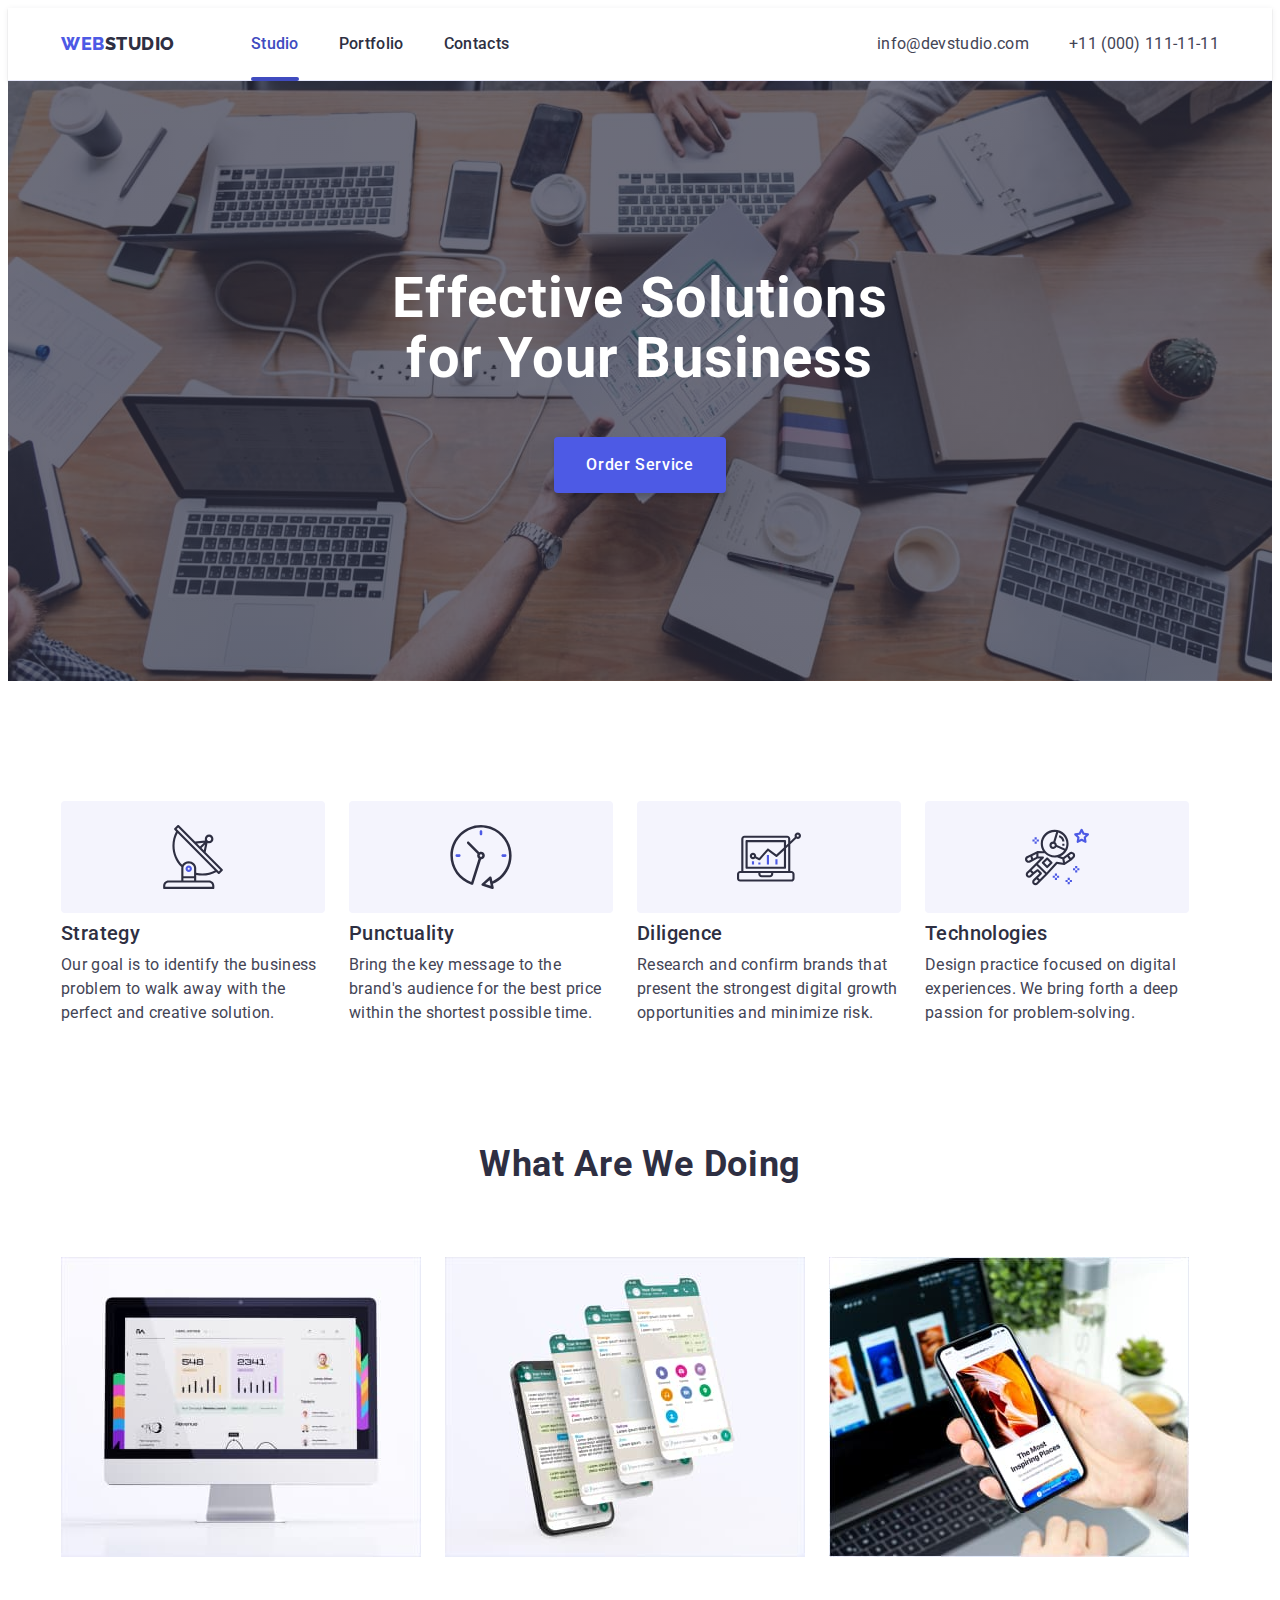
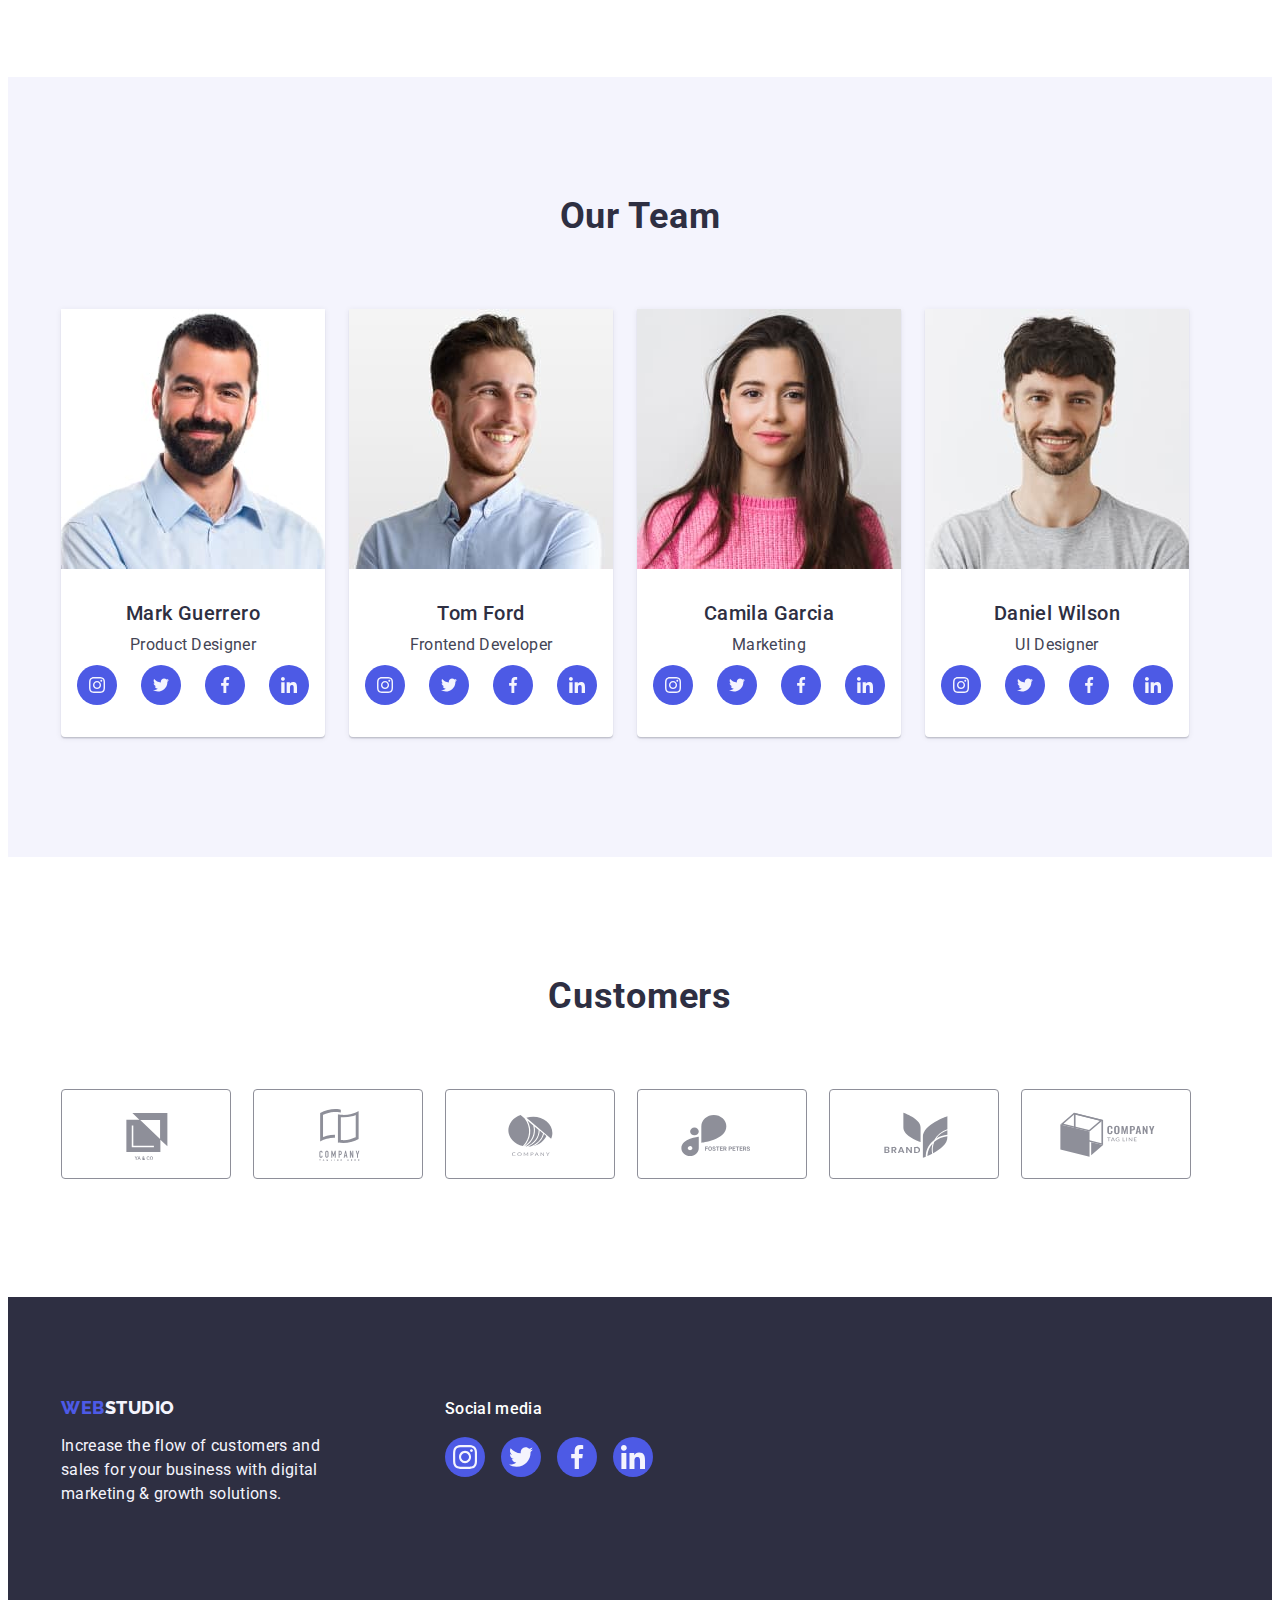
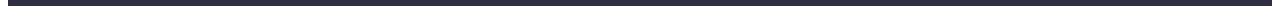
<file: index.html>
<!DOCTYPE html>
<html lang="en">
<head>
    <meta charset="UTF-8">
    <meta http-equiv="X-UA-Compatible" content="IE=edge">
    <meta name="viewport" content="width=device-width, initial-scale=1.0">
    <link rel="stylesheet" href="https://cdnjs.cloudflare.com/ajax/libs/modern-normalize/2.0.0/modern-normalize.min.css" integrity="sha512-4xo8blKMVCiXpTaLzQSLSw3KFOVPWhm/TRtuPVc4WG6kUgjH6J03IBuG7JZPkcWMxJ5huwaBpOpnwYElP/m6wg==" crossorigin="anonymous" referrerpolicy="no-referrer" />
    <link rel="stylesheet" href="./css/styles.css"/>
    <link rel="preconnect" href="https://fonts.googleapis.com"> 
    <link rel="preconnect" href="https://fonts.gstatic.com" crossorigin> 
    <link href="https://fonts.googleapis.com/css2?family=Raleway:wght@800&family=Roboto:wght@400;500;700;900&display=swap" rel="stylesheet">
    <title>WebStudio</title>
</head>
<body>
    <!--Header-->
    <header class="head">
        <div class="head-container container">
        <nav class="head-navigation">
            <a href="./index.html" class="head-logo link">
                Web<span class="head-logo-span">Studio</span>
            </a>
            <ul class="head-menu list">
                <li class="head-menu-list">
                    <a href="./index.html" class="head-navigation-link link active">Studio</a>
                </li>
                <li class="head-menu-list">
                    <a href="./portfolio.html" class="head-navigation-link link">Portfolio</a>
                </li>
                <li class="head-menu-list">
                    <a href="" class="head-navigation-link link">Contacts</a>
                </li>
            </ul>
        </nav>
        <address class="head-address">
            <ul class="address-list list">
                <li>
                    <a href="mailto:info@devstudio.com" class="address-link link">info@devstudio.com</a>
                </li>
                <li>
                    <a href="tel:+110001111111" class="address-link link">+11 (000) 111-11-11</a>
                </li>
            </ul>
        </address>
        </div>
    </header>
    <!--Main-->
    <main>
        <!--Section1-->
        <section class="main-section">
            <div class="main-container container">
            <h1 class="main-section-heading">
                Effective Solutions<br />for Your Business
            </h1>
            <button type="button" class="main-section-btn" data-modal-open>
                Order Service
            </button>
            </div>
        </section>
        <!--Section2-->
        <section class="advantages-section">
            <div class="advantages-container container">
            <h2 class="visually-hidden">Our advantages</h2>
            <ul class="advantages-section-item list">
                <li class="advantages-list">
                    <div class="advantages-icon">
                            <svg class="advantages-svg" width="64" height="64">
                                <use href="./images/icons.svg#icon-antenna"></use>
                            </svg>
                    </div>
                    <h3 class="advantages-section-heading">Strategy</h3>
                    <p class="advantages-section-paragraph">Our goal is to identify the business
                        problem to walk away with the perfect and creative solution. 
                    </p>
                </li>
                <li class="advantages-list">
                    <div class="advantages-icon">
                            <svg class="advantages-svg" width="64" height="64">
                                <use href="./images/icons.svg#icon-clock"></use>
                            </svg>
                    </div>
                    <h3 class="advantages-section-heading">Punctuality</h3>
                    <p class="advantages-section-paragraph">Bring the key message to the brand's audience 
                        for the best price within the shortest possible time.
                    </p>
                </li>
                <li class="advantages-list">
                    <div class="advantages-icon">
                            <svg class="advantages-svg" width="64" height="64">
                                <use href="./images/icons.svg#icon-diagram"></use>
                            </svg>
                    </div>
                    <h3 class="advantages-section-heading">Diligence</h3>
                    <p class="advantages-section-paragraph">Research and confirm brands that present the strongest 
                        digital growth opportunities and minimize risk.
                    </p>
                </li>
                <li class="advantages-list">
                    <div class="advantages-icon">
                            <svg class="advantages-svg" width="64" height="64">
                                <use href="./images/icons.svg#icon-astronaut"></use>
                            </svg>
                    </div>
                    <h3 class="advantages-section-heading">Technologies</h3>
                    <p class="advantages-section-paragraph">Design practice focused on digital experiences. 
                        We bring forth a deep passion for problem-solving.
                    </p>
                </li>
            </ul>
            </div>
        </section>
        <!--Section3-->
        <section class="doing-section">
            <div class="doing-container container">
            <h2 class="doing-section-heading">What are we doing</h2>
            <ul class="doing-list list">
                <li class="doing-list-item">
                    <img src="./images/img1.jpg" 
                    width="360"
                    height="300"
                    alt="computer interface">
                </li>
                <li class="doing-list-item">
                    <img src="./images/img2.jpg" 
                    width="360"
                    height="300"
                    alt="mobile interface">
                </li>
                <li class="doing-list-item">
                    <img src="./images/img3.jpg" 
                    width="360"
                    height="300"
                    alt="phone in hand">
                </li>
            </ul>
            </div>
        </section>
        <!--Section4-->
        <section class="team-section">
            <div class="team-container container">
            <h2 class="team-section-heading">Our Team</h2>
            <ul class="team-list list">
                <li class="team-link">
                    <img src="./images/img4.jpg" 
                    width="264"
                    height="260"
                    alt="person1">
                    <div class="team-member">
                    <h3 class="team-member-heading">Mark Guerrero</h3>
                    <p class="team-member-paragraph">Product Designer</p>
                    <ul class="social-media list">
                        <li class="social-media-list">
                            <a href="" class="social-media-link link">
                                <svg class="social-media-svg" width="16" height="16">
                                    <use href="./images/icons.svg#icon-insta"></use>
                                </svg>
                            </a>
                        </li>
                        <li class="social-media-list">
                            <a href="" class="social-media-link link">
                                <svg class="social-media-svg" width="16" height="16">
                                    <use href="./images/icons.svg#icon-twitter"></use>
                                </svg>
                            </a>
                        </li>
                        <li class="social-media-list">
                            <a href="" class="social-media-link link">
                                <svg class="social-media-svg" width="16" height="16">
                                    <use href="./images/icons.svg#icon-facebook"></use>
                                </svg>
                            </a>
                        </li>
                        <li class="social-media-list">
                            <a href="" class="social-media-link link">
                                <svg class="social-media-svg" width="16" height="16">
                                    <use href="./images/icons.svg#icon-linkedin"></use>
                                </svg>
                            </a>
                        </li>
                    </ul>
                    </div>
                </li>
                <li class="team-link">
                    <img src="./images/img5.jpg" 
                    width="264"
                    height="260"
                    alt="person2">
                    <div class="team-member">
                    <h3 class="team-member-heading">Tom Ford</h3>
                    <p class="team-member-paragraph">Frontend Developer</p>
                    <ul class="social-media list">
                        <li class="social-media-list">
                            <a href="" class="social-media-link link">
                                <svg class="social-media-svg" width="16" height="16">
                                    <use href="./images/icons.svg#icon-insta"></use>
                                </svg>
                            </a>
                        </li>
                        <li class="social-media-list">
                            <a href="" class="social-media-link link">
                                <svg class="social-media-svg" width="16" height="16">
                                    <use href="./images/icons.svg#icon-twitter"></use>
                                </svg>
                            </a>
                        </li>
                        <li class="social-media-list">
                            <a href="" class="social-media-link link">
                                <svg class="social-media-svg" width="16" height="16">
                                    <use href="./images/icons.svg#icon-facebook"></use>
                                </svg>
                            </a>
                        </li>
                        <li class="social-media-list">
                            <a href="" class="social-media-link link">
                                <svg class="social-media-svg" width="16" height="16">
                                    <use href="./images/icons.svg#icon-linkedin"></use>
                                </svg>
                            </a>
                        </li>
                    </ul>
                    </div>
                </li>
                <li class="team-link">
                    <img src="./images/img6.jpg" 
                    width="264"
                    height="260"
                    alt="person3">
                    <div class="team-member">
                    <h3 class="team-member-heading">Camila Garcia</h3>
                    <p class="team-member-paragraph">Marketing</p>
                    <ul class="social-media list">
                        <li class="social-media-list">
                            <a href="" class="social-media-link link">
                                <svg class="social-media-svg" width="16" height="16">
                                    <use href="./images/icons.svg#icon-insta"></use>
                                </svg>
                            </a>
                        </li>
                        <li class="social-media-list">
                            <a href="" class="social-media-link link">
                                <svg class="social-media-svg" width="16" height="16">
                                    <use href="./images/icons.svg#icon-twitter"></use>
                                </svg>
                            </a>
                        </li>
                        <li class="social-media-list">
                            <a href="" class="social-media-link link">
                                <svg class="social-media-svg" width="16" height="16">
                                    <use href="./images/icons.svg#icon-facebook"></use>
                                </svg>
                            </a>
                        </li>
                        <li class="social-media-list">
                            <a href="" class="social-media-link link">
                                <svg class="social-media-svg" width="16" height="16">
                                    <use href="./images/icons.svg#icon-linkedin"></use>
                                </svg>
                            </a>
                        </li>
                    </ul>
                    </div>  
                </li>
                <li class="team-link">
                    <img src="./images/img7.jpg" 
                    width="264"
                    height="260"
                    alt="person4">
                    <div class="team-member">
                    <h3 class="team-member-heading">Daniel Wilson</h3>
                    <p class="team-member-paragraph">UI Designer</p>
                    <ul class="social-media list">
                        <li class="social-media-list">
                            <a href="" class="social-media-link link">
                                <svg class="social-media-svg" width="16" height="16">
                                    <use href="./images/icons.svg#icon-insta"></use>
                                </svg>
                            </a>
                        </li>
                        <li class="social-media-list">
                            <a href="" class="social-media-link link">
                                <svg class="social-media-svg" width="16" height="16">
                                    <use href="./images/icons.svg#icon-twitter"></use>
                                </svg>
                            </a>
                        </li>
                        <li class="social-media-list">
                            <a href="" class="social-media-link link">
                                <svg class="social-media-svg" width="16" height="16">
                                    <use href="./images/icons.svg#icon-facebook"></use>
                                </svg>
                            </a>
                        </li>
                        <li class="social-media-list">
                            <a href="" class="social-media-link link">
                                <svg class="social-media-svg" width="16" height="16">
                                    <use href="./images/icons.svg#icon-linkedin"></use>
                                </svg>
                            </a>
                        </li>
                    </ul>
                </div>
                </li>
            </ul>
            </div>
        </section>
        <!--Section5-->
        <section class="customers-section">
            <div class="customers-container container">
                <h2 class="customers-heading">Customers</h2>
                <ul class="customers-list list">
                    <li class="customers-item">
                        <a href="" class="customers-link link">
                            <svg class="customers-svg" width="104" height="56">
                                <use href="./images/icons.svg#icon-Logo1"></use>
                            </svg>
                        </a>
                    </li>
                    <li class="customers-item">
                        <a href="" class="customers-link link">
                            <svg class="customers-svg" width="104" height="56">
                                <use href="./images/icons.svg#icon-Logo2"></use>
                            </svg>
                        </a>
                    </li>
                    <li class="customers-item">
                        <a href="" class="customers-link link">
                            <svg class="customers-svg" width="104" height="56">
                                <use href="./images/icons.svg#icon-Logo3"></use>
                            </svg>
                        </a>
                    </li>
                    <li class="customers-item">
                        <a href="" class="customers-link link">
                            <svg class="customers-svg" width="104" height="56">
                                <use href="./images/icons.svg#icon-Logo4"></use>
                            </svg>
                        </a>
                    </li>
                    <li class="customers-item">
                        <a href="" class="customers-link link">
                            <svg class="customers-svg" width="104" height="56">
                                <use href="./images/icons.svg#icon-Logo5"></use>
                            </svg>
                        </a>
                    </li>
                    <li class="customers-item">
                        <a href="" class="customers-link link">
                            <svg class="customers-svg" width="104" height="56">
                                <use href="./images/icons.svg#icon-Logo6"></use>
                            </svg>
                        </a>
                    </li>
                </ul>
            </div>
        </section>
    </main>
        <!--Footer--> 
    <footer class="footer">
        <div class="footer-container container">
        <div class="footer-info">
            <a href="./index.html" class="footer-logo link">
                Web<span class="footer-logo-link">Studio</span>
            </a>
            <p class="footer-paragraph">
                Increase the flow of customers and sales for your business 
                with digital marketing & growth solutions.
            </p>
        </div>
        <div class="footer-social">
            <p class="footer-social-paragraph">Social media</p>
            <ul class="footer-social-media list">
                <li class="footer-social-list">
                    <a href="" class="footer-social-link link">
                        <svg class="footer-social-svg" width="24" height="24">
                            <use href="./images/icons.svg#icon-insta"></use>
                        </svg>
                    </a>
                </li>
                <li class="footer-social-list">
                    <a href="" class="footer-social-link link">
                        <svg class="footer-social-svg" width="24" height="24">
                            <use href="./images/icons.svg#icon-twitter"></use>
                        </svg>
                    </a>
                </li>
                <li class="footer-social-list">
                    <a href="" class="footer-social-link link">
                        <svg class="footer-social-svg" width="24" height="24">
                            <use href="./images/icons.svg#icon-facebook"></use>
                        </svg>
                    </a>
                </li>
                <li class="footer-social-list">
                    <a href="" class="footer-social-link link">
                        <svg class="footer-social-svg" width="24" height="24">
                            <use href="./images/icons.svg#icon-linkedin"></use>
                        </svg>
                    </a>
                </li>
            </ul>
        </div>
        </div>
    </footer>
    <!----------Modal------------>
    <div class="backdrop is-hidden" data-modal>
        <div class="modal">
            <button type="button" class="modal-btn" data-modal-close>
                <svg class="close-svg" width="8" height="8">
                    <use href="./images/icons.svg#icon-close"></use>
                </svg>
            </button>
        </div>
    </div>
    <script src="./js/modal.js"></script>
</body>
</html>
</file>
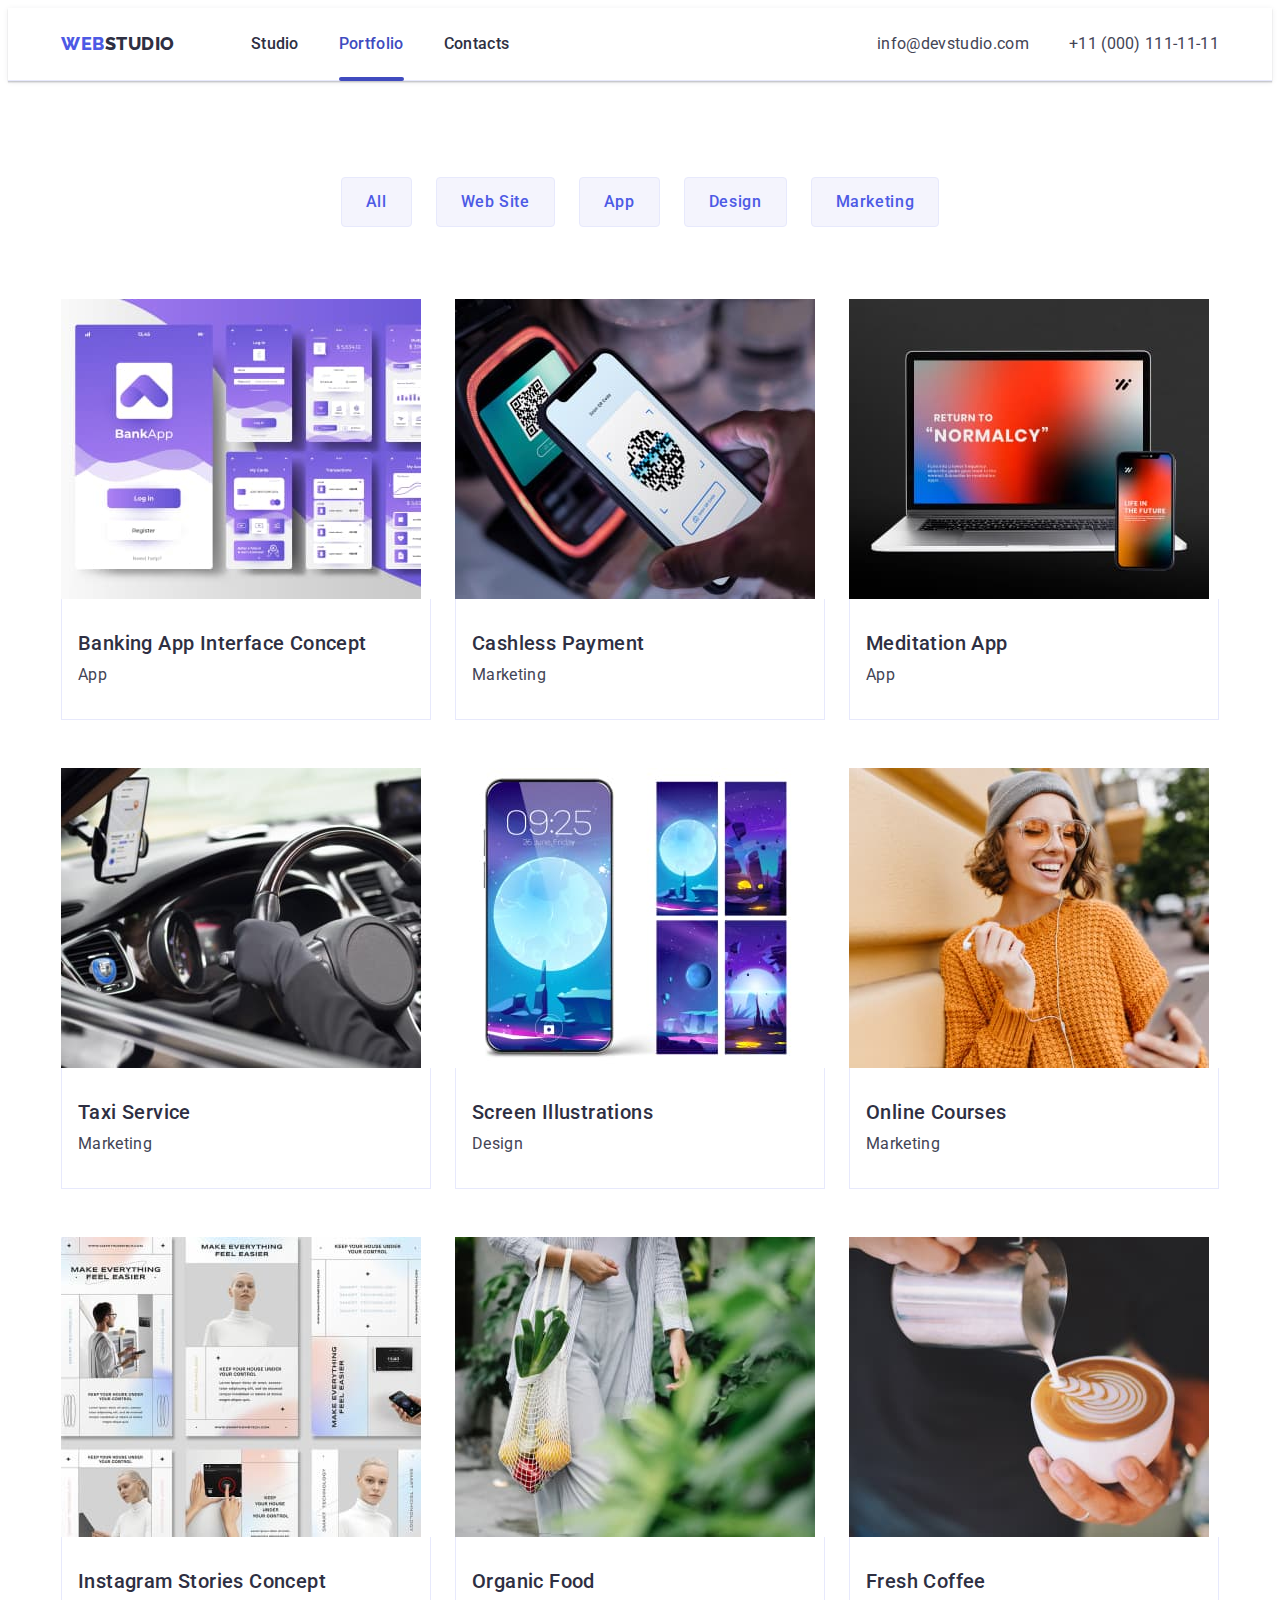
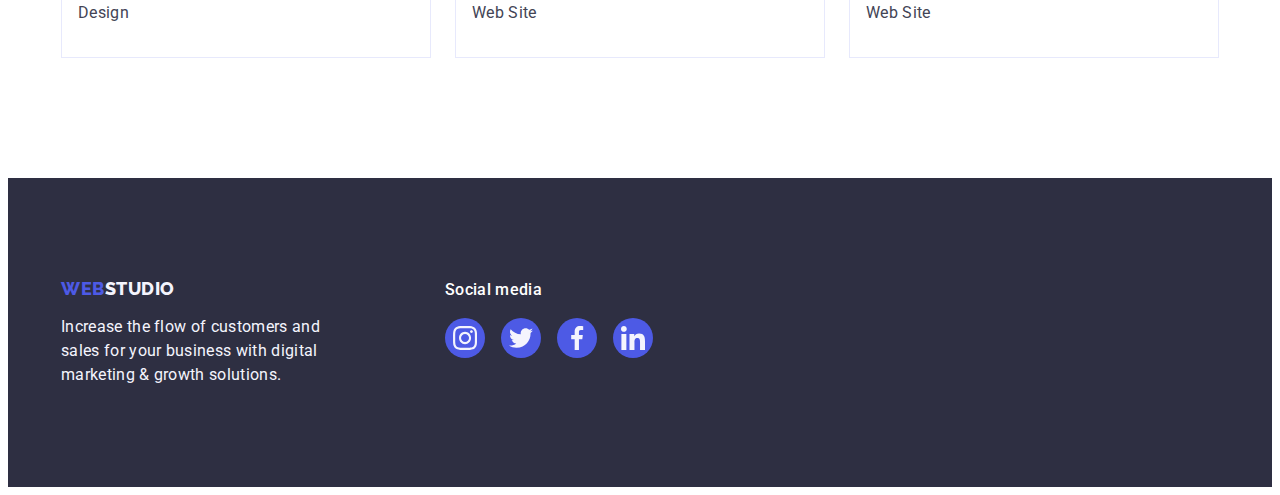
<file: portfolio.html>
<!DOCTYPE html>
<html lang="en">
<head>
    <meta charset="UTF-8">
    <meta http-equiv="X-UA-Compatible" content="IE=edge">
    <meta name="viewport" content="width=device-width, initial-scale=1.0">
    <link rel="stylesheet" href="https://cdnjs.cloudflare.com/ajax/libs/modern-normalize/2.0.0/modern-normalize.min.css" integrity="sha512-4xo8blKMVCiXpTaLzQSLSw3KFOVPWhm/TRtuPVc4WG6kUgjH6J03IBuG7JZPkcWMxJ5huwaBpOpnwYElP/m6wg==" crossorigin="anonymous" referrerpolicy="no-referrer" />
    <link rel="stylesheet" href="./css/styles.css"/>
    <link rel="preconnect" href="https://fonts.googleapis.com"> 
    <link rel="preconnect" href="https://fonts.gstatic.com" crossorigin> 
    <link href="https://fonts.googleapis.com/css2?family=Raleway:wght@800&family=Roboto:wght@400;500;700;900&display=swap" rel="stylesheet">
    <title>Portfolio</title>
</head>
<body>
    <!--Header-->
    <header class="head">
        <div class="head-container container">
        <nav class="head-navigation">
            <a href="./index.html" class="head-logo link">
                Web<span class="head-logo-span">Studio</span>
            </a>
            <ul class="head-menu list">
                <li class="head-menu-list">
                    <a href="./index.html" class="head-navigation-link link">Studio</a>
                </li>
                <li class="head-menu-list">
                    <a href="./portfolio.html" class="head-navigation-link link active">Portfolio</a>
                </li>
                <li class="head-menu-list">
                    <a href="" class="head-navigation-link link">Contacts</a>
                </li>
            </ul>
        </nav>
        <address class="head-address">
            <ul class="address-list list">
                <li>
                    <a href="mailto:info@devstudio.com" class="address-link link">info@devstudio.com</a>
                </li>
                <li>
                    <a href="tel:+110001111111" class="address-link link">+11 (000) 111-11-11</a>
                </li>
            </ul>
        </address>
        </div>
    </header>
    <!--Main-->
    <main>
        <!--Section1-->
        <section class="portfolio-navigation">
            <div class="portfolio-container container">
            <h1 class="visually-hidden">Portfolio</h1>
                <ul class="btn-list list">
                    <li> 
                        <button type="button" class="portfolio-btn">All</button>
                    </li>
                    <li>
                        <button type="button" class="portfolio-btn">Web Site</button>
                    </li>
                    <li>
                        <button type="button" class="portfolio-btn">App</button>
                    </li>
                    <li>
                        <button type="button" class="portfolio-btn">Design</button>
                    </li>
                    <li>
                        <button type="button" class="portfolio-btn">Marketing</button>
                    </li>
                </ul>
            <ul class="portfolio-list list">
                <li class="portfolio-item">
                    <a href="" class="projects-link link">
                        <div class="portfolio-overlay">
                        <img src="./images/bank-app.jpg" 
                        width="360"
                        height="300"
                        alt="banking app">
                        <p class="text-overlay">
                            14 Stylish and User-Friendly App Design Concepts · Task
                            Manager App · Calorie Tracker App · Exotic Fruit Ecommerce
                            App · Cloud Storage App
                        </p>
                        </div>

                        <div class="item-border">
                        <h2 class="portfolio-heading">Banking App Interface Concept</h2>
                        <p class="portfolio-paragraph">App</p>
                        </div>
                    </a>
                </li>
                <li class="portfolio-item">
                    <a href="" class="projects-link link">
                        <div class="portfolio-overlay">
                        <img src="./images/payment.jpg" 
                        width="360"
                        height="300"
                        alt="payment">
                        <p class="text-overlay">
                            14 Stylish and User-Friendly App Design Concepts · Task
                            Manager App · Calorie Tracker App · Exotic Fruit Ecommerce
                            App · Cloud Storage App
                        </p>
                        </div>

                        <div class="item-border">
                        <h2 class="portfolio-heading">Cashless Payment</h2>
                        <p class="portfolio-paragraph">Marketing</p>
                        </div>
                    </a>
                </li>
                <li class="portfolio-item">
                    <a href="" class="projects-link link">
                        <div class="portfolio-overlay">
                        <img src="./images/front.jpg" 
                        width="360"
                        height="300"
                        alt="computer and mobile interface">
                        <p class="text-overlay">
                            14 Stylish and User-Friendly App Design Concepts · Task
                            Manager App · Calorie Tracker App · Exotic Fruit Ecommerce
                            App · Cloud Storage App
                        </div>

                        <div class="item-border">
                        <h2 class="portfolio-heading">Meditation App</h2>
                        <p class="portfolio-paragraph">App</p>
                        </div>
                    </a>
                </li>
                <li class="portfolio-item">
                    <a href="" class="projects-link link">
                        <div class="portfolio-overlay">
                        <img src="./images/driver.jpg" 
                        width="360"
                        height="300"
                        alt="driver">
                        <p class="text-overlay">
                            14 Stylish and User-Friendly App Design Concepts · Task
                            Manager App · Calorie Tracker App · Exotic Fruit Ecommerce
                            App · Cloud Storage App
                        </div>

                        <div class="item-border">
                        <h2 class="portfolio-heading">Taxi Service</h2>
                        <p class="portfolio-paragraph">Marketing</p>
                        </div>
                    </a>
                </li>
                <li class="portfolio-item">
                    <a href="" class="projects-link link">
                        <div class="portfolio-overlay">
                        <img src="./images/mobile-screen.jpg" 
                        width="360"
                        height="300"
                        alt="mobile screen">
                        <p class="text-overlay">
                            14 Stylish and User-Friendly App Design Concepts · Task
                            Manager App · Calorie Tracker App · Exotic Fruit Ecommerce
                            App · Cloud Storage App
                        </div>

                        <div class="item-border">
                        <h2 class="portfolio-heading">Screen Illustrations</h2>
                        <p class="portfolio-paragraph">Design</p>
                        </div>
                    </a>
                </li>
                <li class="portfolio-item">
                    <a href="" class="projects-link link">
                        <div class="portfolio-overlay">
                        <img src="./images/girl.jpg" 
                        width="360"
                        height="300"
                        alt="girl with phone">
                        <p class="text-overlay">
                            14 Stylish and User-Friendly App Design Concepts · Task
                            Manager App · Calorie Tracker App · Exotic Fruit Ecommerce
                            App · Cloud Storage App
                        </div>

                        <div class="item-border">
                        <h2 class="portfolio-heading">Online Courses</h2>
                        <p class="portfolio-paragraph">Marketing</p>
                        </div>
                    </a>
                </li>
                <li class="portfolio-item">
                    <a href="" class="projects-link link">
                        <div class="portfolio-overlay">
                        <img src="./images/insta-stories.jpg" 
                        width="360"
                        height="300"
                        alt="instagram stories">
                        <p class="text-overlay">
                            14 Stylish and User-Friendly App Design Concepts · Task
                            Manager App · Calorie Tracker App · Exotic Fruit Ecommerce
                            App · Cloud Storage App
                        </div>

                        <div class="item-border">
                        <h2 class="portfolio-heading">Instagram Stories Concept</h2>
                        <p class="portfolio-paragraph">Design</p>
                        </div>
                    </a>
                </li>
                <li class="portfolio-item">
                    <a href="" class="projects-link link">
                        <div class="portfolio-overlay">
                        <img src="./images/shopping.jpg" 
                        width="360"
                        height="300"
                        alt="goods">
                        <p class="text-overlay">
                            14 Stylish and User-Friendly App Design Concepts · Task
                            Manager App · Calorie Tracker App · Exotic Fruit Ecommerce
                            App · Cloud Storage App
                        </div>

                        <div class="item-border">
                        <h2 class="portfolio-heading">Organic Food</h2>
                        <p class="portfolio-paragraph">Web Site</p>
                        </div>
                    </a>
                </li>
                <li class="portfolio-item">
                    <a href="" class="projects-link link">
                        <div class="portfolio-overlay">
                        <img src="./images/coffee.jpg" 
                        width="360"
                        height="300"
                        alt="cup of coffee">
                        <p class="text-overlay">
                            14 Stylish and User-Friendly App Design Concepts · Task
                            Manager App · Calorie Tracker App · Exotic Fruit Ecommerce
                            App · Cloud Storage App
                        </div>

                        <div class="item-border">
                        <h2 class="portfolio-heading">Fresh Coffee</h2>
                        <p class="portfolio-paragraph">Web Site</p>
                        </div>
                    </a>
                </li>
            </ul>
            </div>
        </section>
    </main>
    <!--Footer-->
    <footer class="footer">
        <div class="footer-container container">
        <div class="footer-info">
            <a href="./index.html" class="footer-logo link">
                Web<span class="footer-logo-link">Studio</span>
            </a>
            <p class="footer-paragraph">
                Increase the flow of customers and sales for your business 
                with digital marketing & growth solutions.
            </p>
        </div>
        <div class="footer-social">
            <p class="footer-social-paragraph">Social media</p>
            <ul class="footer-social-media list">
                <li class="footer-social-list">
                    <a href="" class="footer-social-link link">
                        <svg class="footer-social-svg" width="24" height="24">
                            <use href="./images/icons.svg#icon-insta"></use>
                        </svg>
                    </a>
                </li>
                <li class="footer-social-list">
                    <a href="" class="footer-social-link link">
                        <svg class="footer-social-svg" width="24" height="24">
                            <use href="./images/icons.svg#icon-twitter"></use>
                        </svg>
                    </a>
                </li>
                <li class="footer-social-list">
                    <a href="" class="footer-social-link link">
                        <svg class="footer-social-svg" width="24" height="24">
                            <use href="./images/icons.svg#icon-facebook"></use>
                        </svg>
                    </a>
                </li>
                <li class="footer-social-list">
                    <a href="" class="footer-social-link link">
                        <svg class="footer-social-svg" width="24" height="24">
                            <use href="./images/icons.svg#icon-linkedin"></use>
                        </svg>
                    </a>
                </li>
            </ul>
        </div>
        </div>
    </footer>
</body>
</html>
</file>
<file: css/styles.css>
:root {
    --primary-font: "roboto", sans-serif;
    --title-font: "raleway", sans-serif;
    --primary-background: #E5E5E5;
    --secondary-background: #2E2F42;
    --third-background: #F4F4FD;
    --primary-white-background: #FFFFFF;
    --primary-color: #434455;
    --secondary-color: #2E2F42;
    --third-color: #F4F4FD;
    --primary-white-color: #FFFFFF;
    --primary-accent-color: #404BBF;
    --primary-accent-background: #404BBF;
    --footer-color: #4d5ae5;
    --footer-background: #4d5ae5;
}

body {
    font-family: "Roboto", sans-serif;
    color: var(--primary-color);
    background-color: var(--primary-white-background);
}

h1, h2, h3, h4, h5, h6, p {
	margin-top: 0;
	margin-bottom: 0;
}

ul {
	margin: 0;
	padding-left: 0;
}

img {
    display: block;
  }

.link {
    text-decoration: none;
}

.list {
    list-style: none;
    margin: 0;
	padding-left: 0;
}

.container {
    max-width: 1158px;
    width: 100%;
    margin: 0 auto;
    padding-left: 15px;
    padding-right: 15px;
}

/* ------------Header------------ */
.head {
    border-bottom: 1px solid #E7E9FC;
    box-shadow: 0px 2px 1px rgba(46, 47, 66, 0.08), 0px 1px 1px rgba(46, 47, 66, 0.16), 0px 1px 6px rgba(46, 47, 66, 0.08);
}

.head-container {
    display: flex;
    justify-content: space-between;
    align-items: center;
}

.head-navigation {
    display: flex;
    align-items: center;
}

.head-logo {
    font-family: "Raleway", sans-serif;
    font-weight: 800;
    font-size: 18px;
    line-height: 1.17;
    letter-spacing: 0.03em;
    text-transform: uppercase;
    color: var(--footer-color);
    align-items: center;

    display: inline-block;
    margin-right: 76px;
}

.head-logo-span {
    color: var(--secondary-color);
}

.head-menu {
    display: flex;
    max-width: 261px;
    gap: 40px;
}

.head-navigation-link {
    font-weight: 500;
    font-size: 16px;
    line-height: 1.5;
    letter-spacing: 0.02em;
    color: var(--secondary-color);
    padding: 24px 0;
    display: block;
    transition: color 250ms cubic-bezier(0.4, 0, 0.2, 1);
}

.head-navigation-link:hover,
.head-navigation-link:focus {
    color: var(--primary-accent-color);

}

.active {
    position: relative;
    color: var(--primary-accent-color);
    
}
.active::after {
    position: absolute;
    content: '';
    bottom: -1px;
    left: 0;
    width: 100%;
    height: 4px;
    border-radius: 2px;
    background-color: var(--primary-accent-background);
    transition: color 250ms cubic-bezier(0.4, 0, 0.2, 1);
}

/* ------------Address------------ */

.head-address {
    font-style: normal;
}

.address-list {
    display: flex;
    gap: 40px;
    margin-left: auto;
}

.address-link {
    font-style: normal;
    font-size: 16px;
    line-height: 1.5;
    letter-spacing: 0.02em;
    color: var(--primary-color);
    display: block;
    transition: color 250ms cubic-bezier(0.4, 0, 0.2, 1);
}

.address-link:hover,
.address-link:focus {
    color: var(--primary-accent-color);
}

/* ------------Footer------------ */

.footer {
    background-color: var(--secondary-background);
    padding-top: 100px;
    padding-bottom: 100px;
}

.footer-container {
    display: flex;
    align-items: baseline;
}

.footer-info {
    margin-right: 120px;
}

.footer-logo {
    font-family: 'Raleway', sans-serif;
    font-weight: 800;
    font-size: 18px;
    line-height: 1.17;
    letter-spacing: 0.03em;
    text-transform: uppercase;
    color: var(--footer-color);
    text-decoration: none;
    display: inline-block;
    margin-bottom: 16px;
} 
.footer-logo-link {
    color: var(--third-color);
}

.footer-paragraph {
    font-size: 16px;
    line-height: 1.5;
    letter-spacing: 0.02em;
    color: var(--third-color);
    max-width: 264px;
}

.footer-social-paragraph {
    font-weight: 500;
    color: var(--primary-white-color);
    line-height: 1.5;
    letter-spacing: 0.02em;
    margin-bottom: 16px;
}

.footer-social-media {
    display: flex;
    align-items: center;
    justify-content: center;
    gap: 16px;
}

.footer-social-list {
    display: flex;
    width: 40px;
    height: 40px;
    position: relative;
    align-items: center;
    justify-content: center;
    border-radius: 50%;
}

.footer-social-link {
    display: flex;
    align-items: center;
    justify-content: center;
    position: absolute;
    width: 100%;
    height: 100%;
    background-color: var(--footer-background);
    border-radius: 50%;
    transition: background-color 250ms cubic-bezier(0.4, 0, 0.2, 1);
}

.footer-social-svg {
    fill: #F4F4FD;
}

.footer-social-link:hover,
.footer-social-link:focus {
    background-color: #31d0aa;
}


/* ------------Section1------------ */

.visually-hidden { 
    position: absolute; 
    width: 1px; height: 1px; 
    margin: -1px; 
    border: 0; 
    padding: 0; 
    white-space: nowrap; 
    clip-path: inset(100%); 
    clip: rect(0 0 0 0); 
    overflow: hidden; 
}

.main-section {
    background-image: linear-gradient(
        rgba(46, 47, 66, 0.7), 
        rgba(46, 47, 66, 0.7)),
        url(../images/people-office.jpg);
    background-repeat: no-repeat;
    color: var(--primary-white-color);
    padding-top: 188px;
    padding-bottom: 188px;
    margin-left: auto;
    margin-right: auto;
    max-width: 1440px;
    background-position: center;
    background-size: cover;
}

.main-container {
    display: flex;
    flex-direction: column;
}

.main-section-heading {
    font-size: 56px;
    line-height: 1.07;
    text-align: center;
    letter-spacing: 0.02em;
    max-width: 496px;
    margin: 0 auto;
    margin-bottom: 48px;
}

.main-section-btn {
    font-family: "Roboto", sans-serif;
    font-weight: 500;
    font-size: 16px;
    line-height: 1.5;
    letter-spacing: 0.04em;
    background: var(--footer-background);
    cursor: pointer;
    color: var(--primary-white-color);

    display: block;
    margin: 0 auto;
    padding: 16px 32px;
    min-width: 169px;
    box-shadow: 0px 4px 4px rgba(0, 0, 0, 0.15);
    border-radius: 4px;
    align-items: center;
    height: 56px;
    border: none;
    transition: background-color 250ms cubic-bezier(0.4, 0, 0.2, 1);
}

.main-section-btn:hover,
.main-section-btn:focus {
    background: var(--primary-accent-background);
}

/* ------------Section2------------ */

.advantages-section {
    padding-left: 156px;
    padding-right: 156px;
    padding: 120px 0;
}

.advantages-section-item {
    display: flex;
    gap: 24px;
    max-width: 1128px;
}

.advantages-list {
    width: 264px;
    max-width: calc((100% - 3 * 24px) / 4);

}

.advantages-icon {
    display: flex;
    align-items: center;
    justify-content: center;
    height: 112px;
    background-color: var(--third-background);
    border-radius: 4px;
    margin-bottom: 8px;
}

.advantages-section-heading {
    font-weight: 500;
    font-size: 20px;
    line-height: 1.2;
    letter-spacing: 0.02em;
    color: var(--secondary-color);
    margin-bottom: 8px;
}

.advantages-section-paragraph {
    font-size: 16px;
    line-height: 1.5;
    letter-spacing: 0.02em;
    color: var(--primary-color);
}

/* ------------Section3------------ */

.doing-section {
    padding-bottom: 120px;
}

.doing-section-heading {
    font-size: 36px;
    line-height: 1.11;
    text-align: center;
    letter-spacing: 0.02em;
    text-transform: capitalize;
    color: var(--secondary-color);
    margin-bottom: 72px;
}

.doing-list {
    display: flex;
    gap: 24px;
}

.doing-list-item {
    max-width: calc((100% - 48px) / 3);
}

/* ------------Section4------------ */

.team-section {
    background: var(--third-background);
    padding: 120px 0;
}

.team-section-heading {
    font-size: 36px;
    line-height: 1.11;
    text-align: center;
    letter-spacing: 0.02em;
    text-transform: capitalize;
    color: var(--secondary-color);
    margin-bottom: 72px;
}

.team-member {
    padding: 32px 0px;
}

.team-member-heading {
    font-weight: 500;
    font-size: 20px;
    line-height: 1.2;
    letter-spacing: 0.02em;
    color: var(--secondary-color);
    text-align: center;
    margin-bottom: 8px;
}

.team-member-paragraph {
    font-size: 16px;
    line-height: 1.5;
    letter-spacing: 0.02em;
    color: var(--primary-color);
    text-align: center;
}

.team-list {
    display: flex;
    gap: 24px;
}

.team-link {
    background-color: var(--primary-white-background);
    box-shadow: 0px 1px 6px rgba(46, 47, 66, 0.08), 0px 1px 1px rgba(46, 47, 66, 0.16), 0px 2px 1px rgba(46, 47, 66, 0.08);
    border-radius: 0px 0px 4px 4px;
    max-width: 264px;
    width: calc((100% - 3 * 24px) / 4);
}

.social-media {
    display: flex;
    align-items: center;
    justify-content: center;
    gap: 24px;
}

.social-media-list {
    display: flex;
    width: 40px;
    height: 40px;
    position: relative;
    margin-top: 8px;
    border-radius: 50%;
}

.social-media-link {
    display: flex;
    align-items: center;
    justify-content: center;
    position: absolute;
    fill: var(--third-color);
    width: 100%;
    height: 100%;
    background-color: var(--footer-background);
    border-radius: 50%;
    transition: background-color 250ms cubic-bezier(0.4, 0, 0.2, 1);
}

.social-media-link:hover,
.social-media-link:focus {
    background-color: var(--primary-accent-background);
}


/* ------------Section5------------ */

.customers-section {
    padding-top: 120px;
    padding-bottom: 120px; 
}

.customers-heading {
    font-family: var(--primary-font);
    font-size: 36px;
    line-height: 1.11;
    text-align: center;
    letter-spacing: 0.02em;
    text-transform: capitalize;
    color: var(--secondary-color);
    margin-bottom: 72px;
}

.customers-list {
    display: flex;
    gap: 24px;
    max-width: 1128px;
}

.customers-item {
    width: calc((100% - 5 * 24px) / 6);
    height: 88px;
    width: 168px;
    position: relative;
}

.customers-link {
    display: flex;
    align-items: center;
    justify-content: center;
    border: 1px solid #8E8F99;
    border-radius: 4px;
    height: 100%;
    width: 100%;
    position: absolute;
    color: #8e8f99;
    transition: border-color 250ms cubic-bezier(0.4, 0, 0.2, 1), color 250ms cubic-bezier(0.4, 0, 0.2, 1);
}

.customers-svg {
    fill: currentColor;
}

.customers-link:hover,
.customers-link:focus {
    color: var(--primary-accent-color);
    border-color: var(--primary-accent-color);
}

/* ----------------Portfolio---------------*/

.portfolio-navigation {
    padding-top: 96px;
    padding-bottom: 120px;
}

/* -------Navigation btn-------*/

.portfolio-container {
    
}

.btn-list .portfolio-btn {
    font-family: "Roboto", sans-serif;
    font-weight: 500;
    font-size: 16px;
    line-height: 1.5;
    letter-spacing: 0.04em;
    color: var(--footer-color);
    background-color: var(--third-background);
    cursor: pointer;
}

.btn-list {
    display: flex;
    gap: 24px;
    margin-bottom: 72px;
    justify-content: center;
}

.portfolio-btn {
    font-family: "Roboto", sans-serif;
    display: flex;
    padding: 12px 24px;
    border: 1px solid #E7E9FC;
    border-radius: 4px;
    transition: color 250ms cubic-bezier(0.4, 0, 0.2, 1), 
                background-color 250ms cubic-bezier(0.4, 0, 0.2, 1), 
                border-color 250ms cubic-bezier(0.4, 0, 0.2, 1), 
                box-shadow 250ms cubic-bezier(0.4, 0, 0.2, 1);
}

.portfolio-btn:hover,
.portfolio-btn:focus {
    color: var(--primary-white-color);
    background: var(--primary-accent-background);
    border: 1px solid transparent;
    box-shadow: 0px 3px 1px rgba(0, 0, 0, 0.1), 0px 2px 1px rgba(0, 0, 0, 0.08), 0px 2px 2px rgba(0, 0, 0, 0.12);
}


/* -------img Section-------*/

.portfolio-heading {
    font-family: var(--primary-font);
    font-weight: 500;
    font-size: 20px;
    line-height: 1.2;
    letter-spacing: 0.02em;
    color: var(--secondary-color);
    margin-bottom: 8px;
    
}

.portfolio-paragraph {
    font-family: var(--primary-font);
    font-size: 16px;
    line-height: 1.5;
    letter-spacing: 0.02em;
    color: var(--primary-color);
}

.portfolio-list {
    display: flex;
    flex-wrap: wrap;
    column-gap: 24px;
    row-gap: 48px;
}

.portfolio-item {
    width: calc((100% - 48px) / 3);
}

.item-border {
    border: 1px solid #E7E9FC;
    border-top: none;
    padding: 32px 16px;
}

.portfolio-item:nth-child(3) {
    margin-right: 0;
}
.portfolio-item:nth-child(6) {
    margin-right: 0;
}
.portfolio-item:nth-child(9) {
    margin-right: 0;
    margin-bottom: 0;
}
.portfolio-item:nth-child(7) {
    margin-bottom: 0;
}
.portfolio-item:nth-child(7) {
    margin-bottom: 0;
}

.portfolio-item:hover,
.portfolio-item:hover {
    border: 1px solid #F4F4FD;
    box-shadow: 0px 1px 6px rgba(46, 47, 66, 0.08), 0px 1px 1px rgba(46, 47, 66, 0.16), 0px 2px 1px rgba(46, 47, 66, 0.08);
    transition: box-shadow 250ms cubic-bezier(0.4, 0, 0.2, 1);
}

.portfolio-overlay {
    position: relative;
    overflow: hidden;
}

.text-overlay {
    font-family: var(--primary-font);
    font-size: 16px;
    line-height: 1.5;
    letter-spacing: 0.02em;
    color: var(--third-color);
    background-color: var(--footer-background);

    position: absolute;
    padding: 40px 32px;
    width: 100%;
    height: 100%;
    top: 0;
    left: 0;
    transform: translateY(100%);
    transition: transform 250ms cubic-bezier(0.4, 0, 0.2, 1);
}

.projects-link {
    display: block;
    transition: box-shadow 250ms cubic-bezier(0.4, 0, 0.2, 1);
}

.projects-link:hover,
.projects-link:focus {
    box-shadow: 0px 1px 6px rgba(46, 47, 66, 0.08), 0px 1px 1px rgba(46, 47, 66, 0.16), 0px 2px 1px rgba(46, 47, 66, 0.08);
}

.projects-link:hover .text-overlay,
.projects-link:focus .text-overlay {
    transform: translateY(0%);
}

/*-----------Modal---------------*/

.backdrop {
    position: fixed;
    top: 0;
    z-index: 2;
    width: 100%;
    height: 100%;
    transition: opacity 250ms cubic-bezier(0.4, 0, 0.2, 1),
    visibility 250ms cubic-bezier(0.4, 0, 0.2, 1);
    background-color: rgba(46, 47, 66, 0.4);
}

.modal {
    position: absolute;
    width: 408px;
    min-height: 584px;
    top: 50%;
    left: 50%;
    transform: translate(-50%, -50%);
    background-color: #FCFCFC;
    border-radius: 4px;
    box-shadow: 0px 1px 1px rgba(0, 0, 0, 0.14), 0px 1px 3px rgba(0, 0, 0, 0.12), 0px 2px 1px rgba(0, 0, 0, 0.2);
    transition: transform 250ms cubic-bezier(0.4, 0, 0.2, 1);
}

.modal-btn {
    position: absolute;
    right: 24px;
    top: 24px;
    width: 24px;
    height: 24px;
    padding: 0;
    border: 1px solid rgba(0, 0, 0, 0.1);
    background: #E7E9FC;
    border-radius: 50%;
    border: 1px solid rgba(0, 0, 0, 0.1);
    cursor: pointer;
    display: flex;
    align-items: center;
    justify-content: center;
    color: #2E2F42;
    transition: background-color 250ms cubic-bezier(0.4, 0, 0.2, 1), border 250ms cubic-bezier(0.4, 0, 0.2, 1);
    transition: fill 250ms cubic-bezier(0.4, 0, 0.2, 1);
}

.modal-btn:hover, 
.modal-btn:focus {
    background-color: var(--primary-accent-background);
    border: none;
}

.modal-btn:hover .close-svg, 
.modal-btn:focus .close-svg {
    fill: var(--primary-white-color);
}

.close-svg {
    fill: currentColor;
}

.is-hidden {
    opacity: 0;
    pointer-events: none;
    visibility: hidden;
  }
</file>
